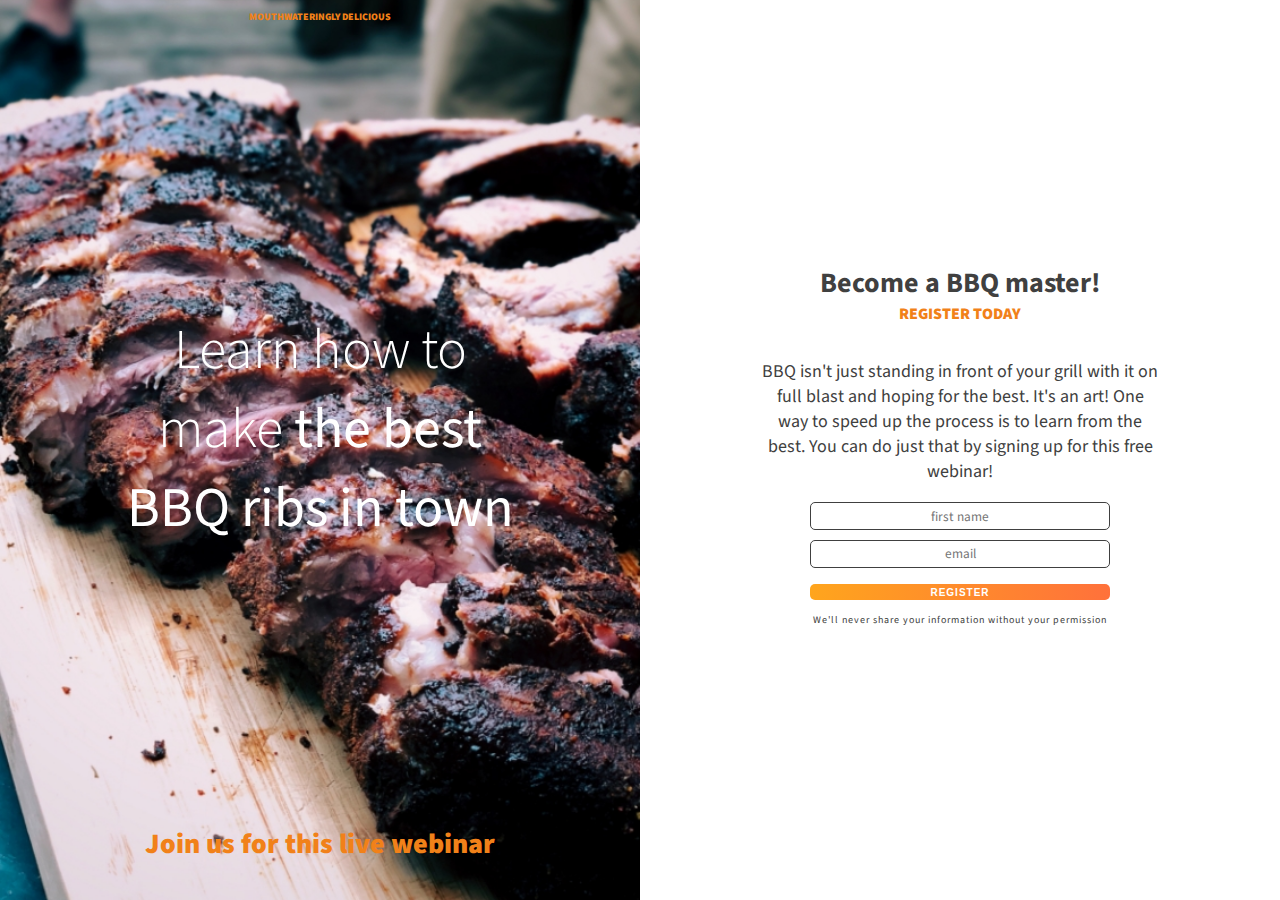
<file: BBQ Splash Page/index.html>
<!DOCTYPE html>
<html>
  <head>
    <title>Become a BBQ master!</title>
    <link
      href="https://fonts.googleapis.com/css?family=Source+Sans+Pro:300,400,900&display=swap"
      rel="stylesheet"
    />
    <link href="css/style.css" rel="stylesheet" />
  </head>
  <body>
    <div class="intro">
      <h1>Learn how to make <strong> the best BBQ ribs in town </strong></h1>
      <p>Join us for this live webinar</p>
      <p class="top-text">Mouthwateringly delicious</p>
    </div>
    <div class="main-content">
      <h2>Become a BBQ master!</h2>
      <p>Register Today</p>
      <p>
        BBQ isn't just standing in front of your grill with it on full blast and
        hoping for the best. It's an art! One way to speed up the process is to
        learn from the best. You can do just that by signing up for this free
        webinar!
      </p>
      <form class="email-collector" action="#" method="POST">
        <input type="text" required placeholder="first name" />
        <input type="email" required placeholder="email" />
        <button class="btn btn-primary" type="submit">Register</button>
      </form>
      <p class="fine-print">
        We'll never share your information without your permission
      </p>
    </div>
  </body>
</html>
</file>
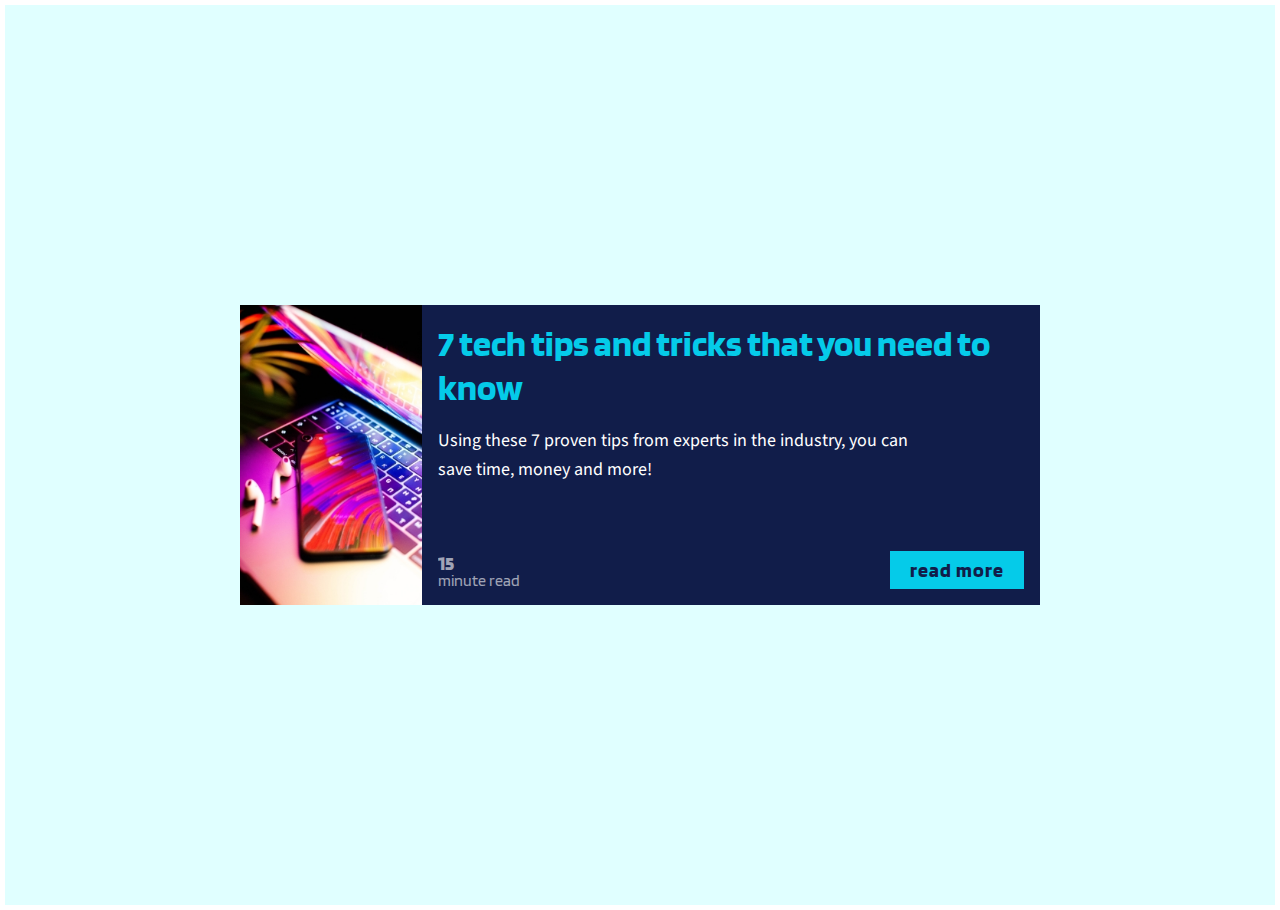
<file: blog header/index.html>
<html>
  <head>
    <title>Flexbox card</title>
    <link rel="stylesheet" href="./styles.css" />
    <link
      href="https://fonts.googleapis.com/css?family=Blinker:400,700|Source+Sans+Pro&display=swap"
      rel="stylesheet"
    />
  </head>
  <body>
    <div class="card">
      <img
        class="card-img"
        src="./img/tech.jpg"
        alt="an iphone on a macbook with dramatic lighting"
      />
      <div class="card-content">
        <h2 class="card-title">7 tech tips and tricks that you need to know</h2>
        <p class="card-body">
          Using these 7 proven tips from experts in the industry, you can save
          time, money and more!
        </p>
        <div class="card-footer">
          <p class="card-read-time"><span>15</span> minute read</p>
          <a href="#" class="card-btn">read more</a>
        </div>
      </div>
    </div>
  </body>
</html>
</file>
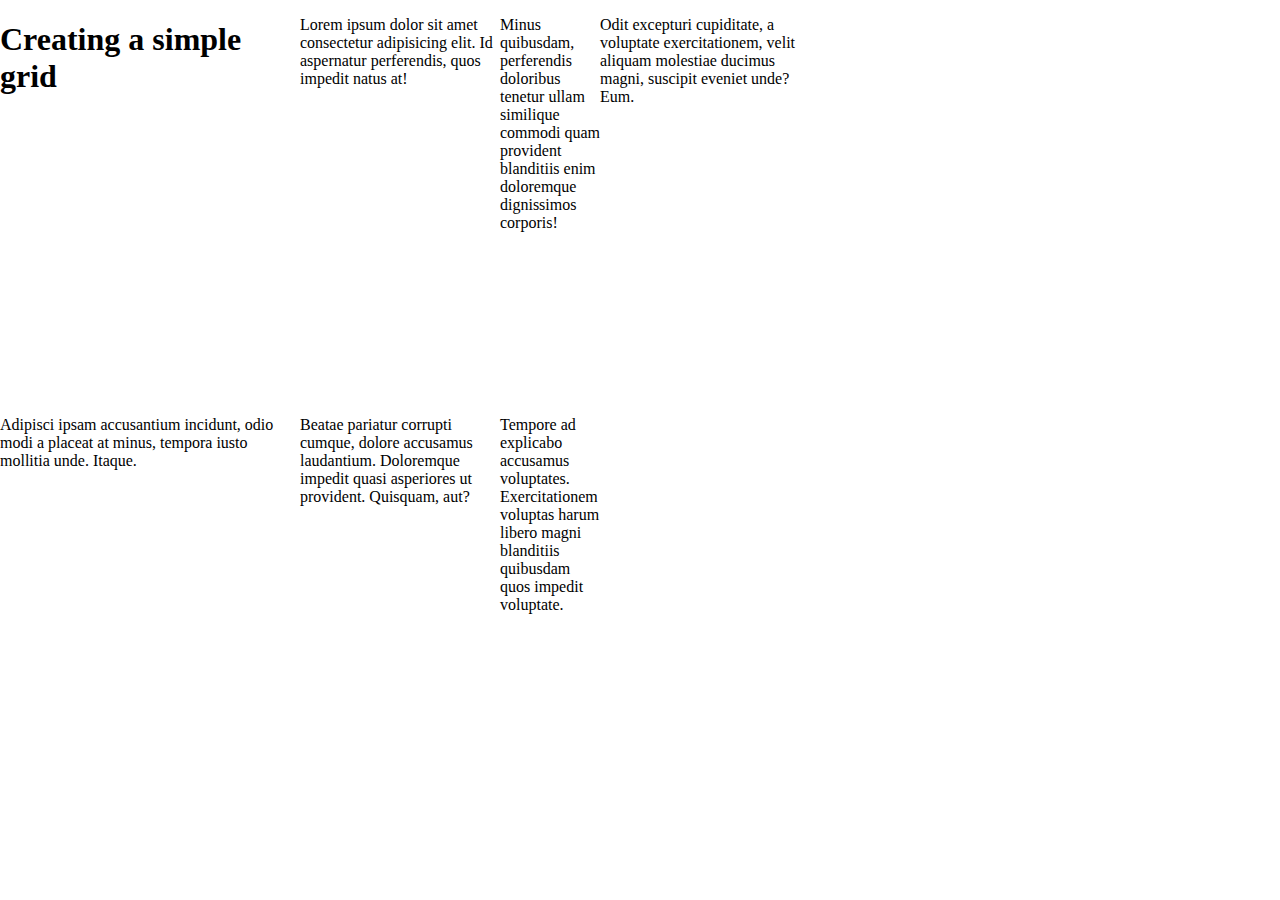
<file: CSS grid/index.html>
<html>
  <head>
    <link rel="stylesheet" href="./style.css" />
    <title>CSS Grid</title>
  </head>
  <body>
    <h1>Creating a simple grid</h1>
    <p>
      Lorem ipsum dolor sit amet consectetur adipisicing elit. Id aspernatur
      perferendis, quos impedit natus at!
    </p>
    <p>
      Minus quibusdam, perferendis doloribus tenetur ullam similique commodi
      quam provident blanditiis enim doloremque dignissimos corporis!
    </p>
    <p>
      Odit excepturi cupiditate, a voluptate exercitationem, velit aliquam
      molestiae ducimus magni, suscipit eveniet unde? Eum.
    </p>
    <p>
      Adipisci ipsam accusantium incidunt, odio modi a placeat at minus, tempora
      iusto mollitia unde. Itaque.
    </p>
    <p>
      Beatae pariatur corrupti cumque, dolore accusamus laudantium. Doloremque
      impedit quasi asperiores ut provident. Quisquam, aut?
    </p>
    <p>
      Tempore ad explicabo accusamus voluptates. Exercitationem voluptas harum
      libero magni blanditiis quibusdam quos impedit voluptate.
    </p>
  </body>
</html>
</file>
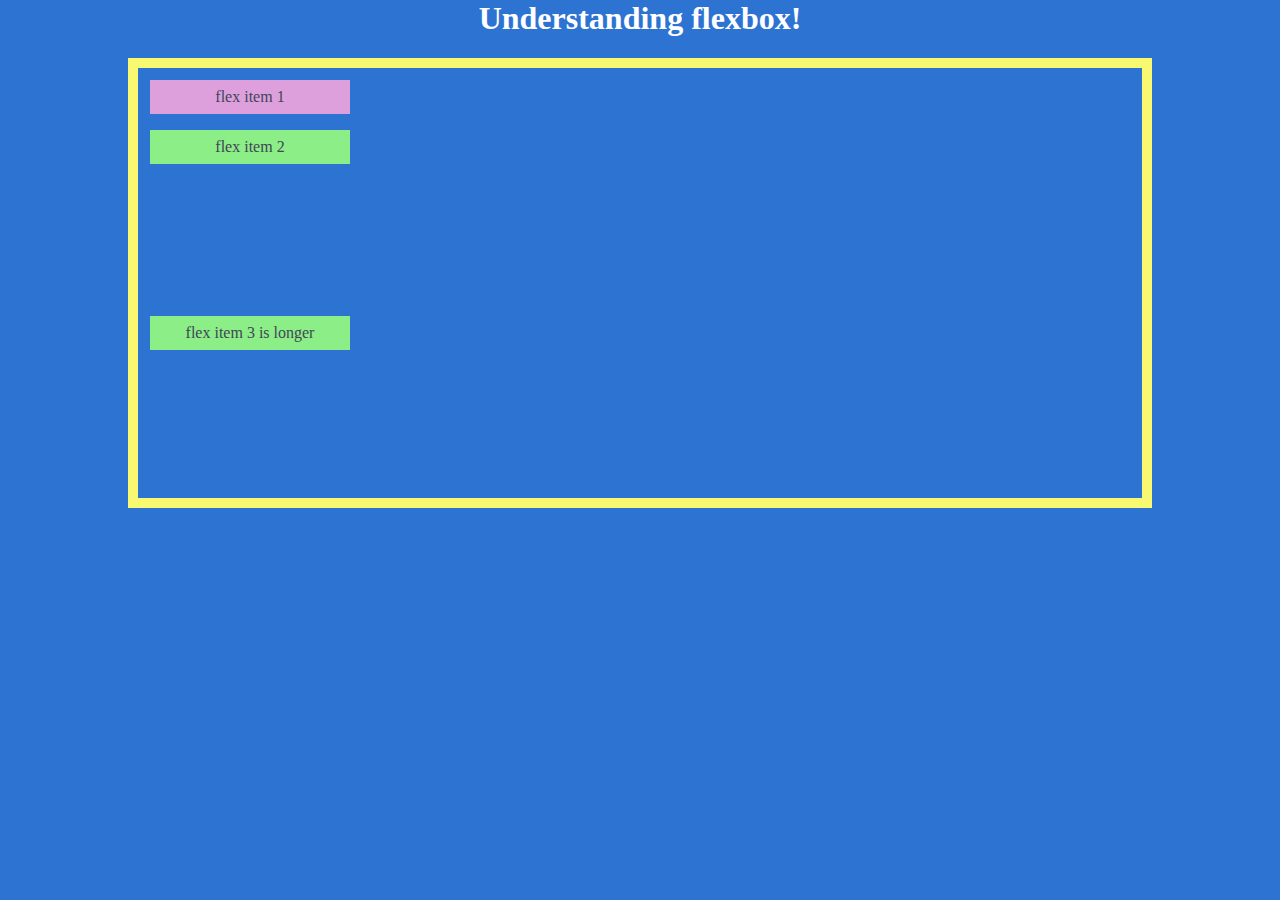
<file: flexbox/index.html>
<html>
  <head>
    <link rel="stylesheet" href="styles.css" />
  </head>
  <body>
    <h1>Understanding flexbox!</h1>

    <div class="flex-container">
      <div class="flex-item flex-item-1">flex item 1</div>
      <div class="flex-item flex-item-2">flex item 2</div>
      <div class="flex-item flex-item-3">flex item 3 is longer</div>
    </div>
  </body>
</html>
</file>
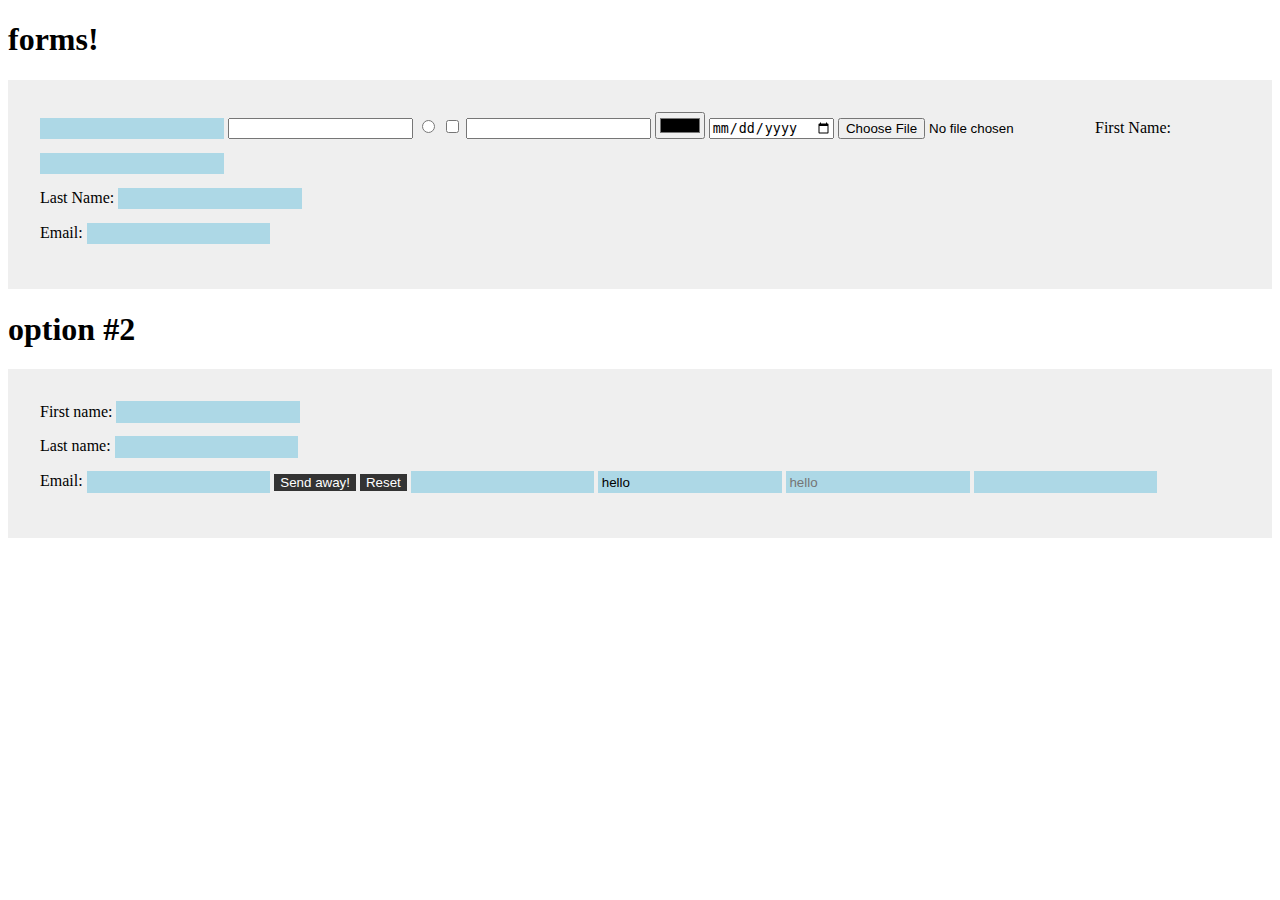
<file: forms/index.html>
<!DOCTYPE html>
<html lang="en">
  <head>
    <style>
      form {
        background: #efefef;
        padding: 2em;
      }
      input[type="text"] {
        margin-bottom: 1em;
        padding: 0.25em;
        border: 0;
        background: lightblue;
      }
      button {
        background: #333;
        color: white;
        border: 0;
        cursor: pointer;
      }
      button:hover {
        color: #404040;
      }
    </style>
  </head>
  <body>
    <h1>
      forms!
    </h1>
    <form action="#" method="post">
      <input type="text" />
      <input type="password" />
      <input type="radio" />
      <input type="checkbox" />
      <input type="email" />
      <input type="color" />
      <input type="date" />
      <input type="file" />

      <label for="fname"> First Name: </label>
      <input id="fname" type="text" />
      <br />
      <label for="lname"> Last Name: </label>
      <input id="lname" type="text" />
      <br />
      <label for="email"> Email: </label>
      <input id="email" type="text" />
    </form>

    <h1>option #2</h1>
    <form action="#" method="post">
      <label>
        First name:
        <input type="text" />
      </label>
      <br />
      <label for="lname">Last name:</label>
      <input id="lname" type="text" />
      <br />
      <label for="email">Email:</label>
      <input id="email" type="text" />
      <button type="submit">Send away!</button>
      <button type="reset">Reset</button>
      <input type="text" required />
      <input type="text" value="hello" />
      <input type="text" placeholder="hello" />
      <input type="text" disabled />
    </form>
  </body>
</html>
</file>
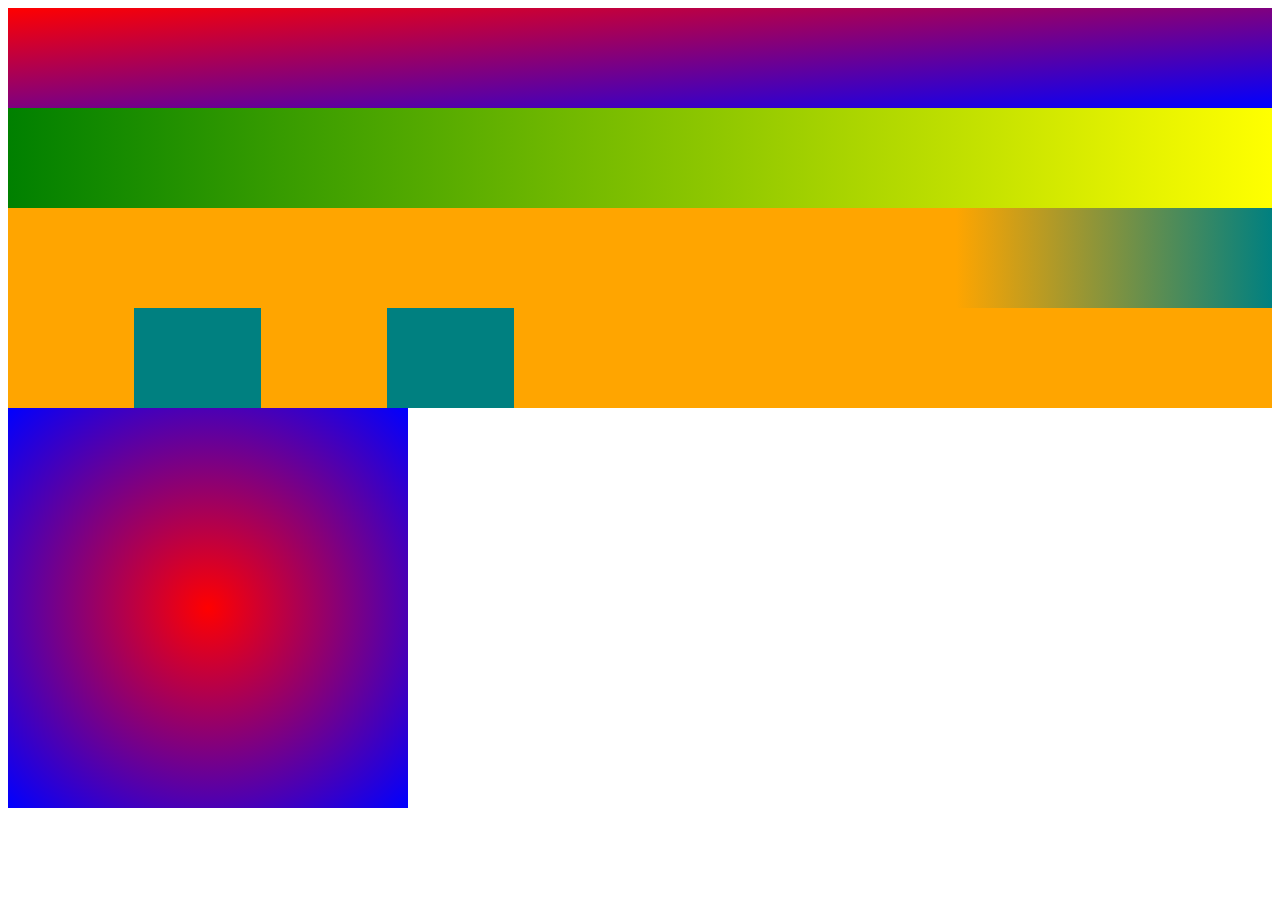
<file: gradients/index.html>
<html>
  <head>
    <style>
      .box {
        padding: 50px;
      }

      .box-1 {
        background-image: linear-gradient(to bottom right, red, blue);
      }

      .box-2 {
        background-image: linear-gradient(450deg, green, yellow);
      }

      .box-3 {
        background-image: linear-gradient(90deg, orange 75%, teal);
      }

      .box-4 {
        background-image: linear-gradient(
          90deg,
          orange,
          orange 10%,
          teal 10%,
          teal 20%,
          orange 20%,
          orange 30%,
          teal 30%,
          teal 40%,
          orange 40%
        );
      }
      .box-5 {
        background-image: radial-gradient(red, blue);
        width: 300px;
        height: 300px;
      }
    </style>
  </head>
  <body>
    <div class="box box-1"></div>
    <div class="box box-2"></div>
    <div class="box box-3"></div>
    <div class="box box-4"></div>
    <div class="box box-5"></div>
  </body>
</html>
</file>
<file: BBQ Splash Page/css/style.css>
* {
    box-sizing: border-box;
}
/* border-box tells the browser to account for any border and padding in the values you specify for an element's width and height.
If you set an element's width to 100 pixels, that 100 pixels will include any border or padding you added, and the content box will 
shrink to absorb that extra width. This typically makes it much easier to size elements.*/

body {
margin:0;
font-family: 'Source Sans Pro', sans-serif; 
font-size: 1rem;
color: #404040;
text-align: center;
}

/* =================
   Typography 
   ================= */

h1 {
font-size: 2.25rem;
font-weight: 300;
color: #ffffff;
margin: 0;
}

strong{
font-weight: 400;
}

/*  paragraph that goes right after the h1 will be orange */ 
/* JSON sibling combinator */
h1 + p {
color: #F18119;
font-weight: 900;
font-size: 1.3125rem;
margin: 0 2em;
}

h2 {
font-size: 1.3125rem;
margin:0;
}

h2 + p {
    color: #F18119;
    font-weight: 900;
    font-size: 1rem;
    margin-top:0;
    text-transform: uppercase;
}

.top-text {
    font-size: 0.625rem;
    font-weight: 900;
    color: #F18119;
    text-transform: uppercase;
    order: -1;
}

.fine-print{
    font-size: 0.625rem;
    /* makes small text a lot more readable */ 
    letter-spacing: 1px;
}

/* =================
   Intro section 
   ================= */

.intro {
    background-color: #404040;
    /* if the image does not load (suggested) */
    background-image: url(../images/ribs.jpg);
    background-size: cover;
    background-position: center;
    padding: 0 .5em 2em;
    display: flex;
    flex-direction: column;
    justify-content: space-between;
    min-height: 50vh;
}

/* =================
   main-content section 
   ================= */

.main-content{
    padding: 2em 1em;
}

/* everything that is a direct child inside (it means it is not nested to sth else) */

.intro > *,
.main-content > * {
   max-width: 400px;
   margin-left: auto;
   margin-right: auto;
}


/* =================
  form
   ================= */
.email-collector{
    width: 80%;
    max-width: 300px;
}

input,
.btn{
    width: 100%;
    border-radius: 5px;
}

input{
    margin-bottom: .75em;
    font-family: inherit;
    text-align: inherit;
    padding: .25em;
    border: 1px solid #404040;
    transform: scale(1);
    transition: transform 250ms;
}

input:focus{
transform: scale(1.1);
}

.btn {
display: inline-block;
padding: .25em 1.5em;
font-size: 0.625rem;
text-transform: uppercase;
font-weight: 900;
letter-spacing: 1px;
border: 0;
cursor: pointer;
}

.btn-primary{
    background: linear-gradient(to left,#ff713b, #ffa51d);
    color: white;
    /* transition: color 0.5s; */
    transform: scale(1);
    transition: transform 250ms;
}
.btn-primary:hover, 
.btn-primary:focus{
/* color: black; */
transform: scale(1.1);
}

/* =================
  media queries
   ================= */

@media (min-width: 500px) {
body {
  font-size: 1.125rem;
  display: flex;
}

h1 {
    font-size: 3.5rem;
}

h2, h1+p {
    font-size: 1.75rem;
}

.intro,
.main-content{
    width: 50%;
    min-height: 100vh;
    /* Viewport units */
    /* Viewport width = vw, height = vh, minimum = vmin, maximum = vmax  */
}
}

.main-content{
    display: flex;
    flex-direction: column;
    justify-content: center;
}
</file>
<file: blog header/styles.css>
body{
display: flex;
justify-content: center;
align-items: center;
margin: 0;
min-height: 100vh;
background: lightcyan;
border: 5px solid white;
}

.card {
    width: 90%;
    /* margin: 0 auto; */
    max-width: 800px;
    background: #111d4a;
    color: #fff;
    display: flex;
    flex-direction: column;
}

.card-img{
    object-fit: cover;
    flex-basis: 200px;
    min-width: 0;
    min-height: 0;
}

.card-content{
    padding: 1em;
}

.card-title,
.card-read-time,
.card-btn {
    font-family: 'Blinker', sans-serif;
}

.card-title {
    color: #05cbe9;
    font-size: 1.75rem;
    margin: 0;
}

.card-body {
    font-size: 1rem;
    font-family: 'Source Sans Pro', sans-serif;
    line-height: 1.6;
}

.card-footer{
    display: flex;
    justify-content: space-between;
    align-items: flex-end;
    margin-top: 3em;
}

.card-btn {
    font-size: 1.25rem;
    background: #05cbe9;
    color: #111d4a;
    text-decoration: none;
    font-weight: 700;
    padding: .35em 1em;
    letter-spacing: 1px;
}
.card-read-time{
    margin:0;
    opacity: .6;
    line-height: 1;
    
}
.card-read-time span{
    font-weight: 700;
    display: block;
    font-size: 1.25em;
}
.card-btn:hover{
    transform: scale(1.1);
}

@media (min-width: 600px) {
    .card {
        flex-direction: row;
    }
    .card-img {
        height: 300px;
    }
    .card-img{
        height: 300px;
    }
    .card-content{
        display: flex;
        flex-direction: column;
    }
    .card-title{
        font-size: 2.25rem;
    }
    .card-body{
        font-size: 1.125rem;
        max-width: 500px;
    }
    .card-footer{
        margin-top: auto;
    }
}
</file>
<file: CSS grid/style.css>
html, body{
    margin: 0;
    padding: 0;
}

body{
    display: grid;
    grid-template-columns: 300px 200px 100px 200px;
    grid-template-rows: 400px 500px;
}
</file>
<file: flexbox/styles.css>
* { box-sizing: border-box; }

body {
    margin: 0;
    background: #2C73D2;
    color: #fff;
    text-align: center;
}

.flex-container {
    border: 10px solid #F9F871;
    width: 80%;
    margin: 0 auto;
    padding: .25em;
    
    display: flex;
    flex-direction: column;
    align-items: flex-start;
    height: 50vh;
}

.flex-item {
    background: #8BEE86;
    margin: .5em;
    padding: .5em;
    color: #424656;
    
    width: 200px;
}

.flex-item-1 {
    background: plum;
}

.flex-item-2 {
    
}

.flex-item-3 {
   margin-top: auto;
   margin-bottom: auto;
}
</file>
